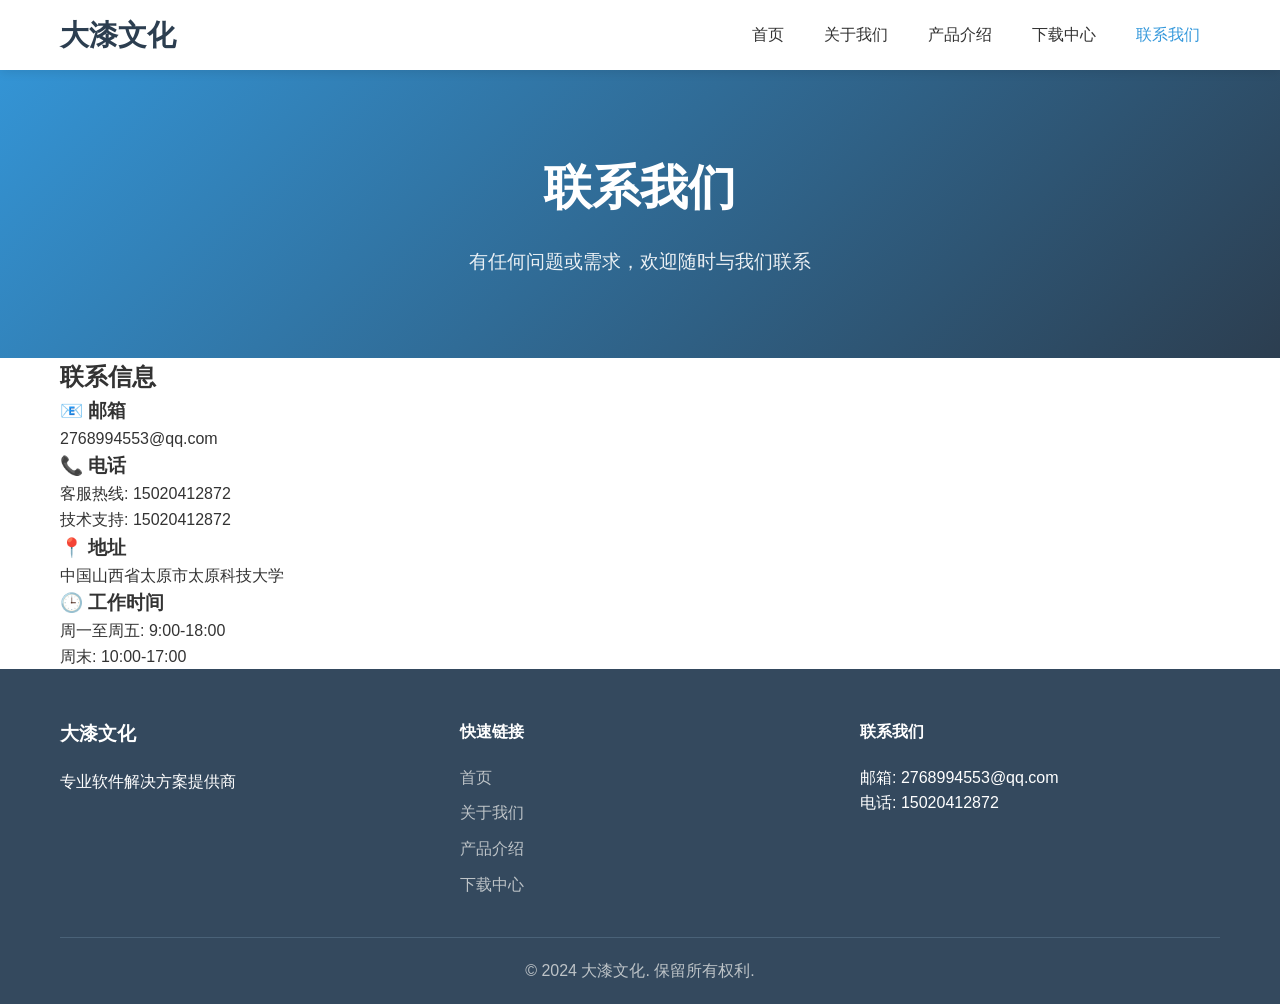
<file: 大漆文化网站/contact.html>
<!DOCTYPE html>
<html lang="zh-CN">
<head>
    <meta charset="UTF-8">
    <meta name="viewport" content="width=device-width, initial-scale=1.0">
    <title>联系我们 - 大漆文化</title>
    <link rel="stylesheet" href="css/style.css">
    <link rel="stylesheet" href="css/responsive.css">
</head>
<body>
    <nav class="navbar">
        <div class="nav-container">
            <div class="nav-logo">
                <h2><a href="index.html" style="text-decoration: none; color: inherit;">大漆文化</a></h2>
            </div>
            <ul class="nav-menu">
                <li><a href="index.html" class="nav-link">首页</a></li>
                <li><a href="about.html" class="nav-link">关于我们</a></li>
                <li><a href="products.html" class="nav-link">产品介绍</a></li>
                <li><a href="download.html" class="nav-link">下载中心</a></li>
                <li><a href="contact.html" class="nav-link active">联系我们</a></li>
            </ul>
            <div class="hamburger">
                <span></span>
                <span></span>
                <span></span>
            </div>
        </div>
    </nav>

    <section class="page-hero">
        <div class="container">
            <h1>联系我们</h1>
            <p>有任何问题或需求，欢迎随时与我们联系</p>
        </div>
    </section>

    <section class="contact-section">
        <div class="container">
            <div class="contact-grid">
                <div class="contact-info">
                    <h2>联系信息</h2>
                    <div class="contact-item">
                        <h3>📧 邮箱</h3>
                        <p>2768994553@qq.com</p>

                    </div>
                    <div class="contact-item">
                        <h3>📞 电话</h3>
                        <p>客服热线: 15020412872</p>
                        <p>技术支持: 15020412872</p>
                    </div>
                    <div class="contact-item">
                        <h3>📍 地址</h3>
                        <p>中国山西省太原市太原科技大学</p>
                    </div>
                    <div class="contact-item">
                        <h3>🕒 工作时间</h3>
                        <p>周一至周五: 9:00-18:00</p>
                        <p>周末: 10:00-17:00</p>
                    </div>
                </div>
                
              
            </div>
        </div>
    </section>

    <footer class="footer">
        <div class="container">
            <div class="footer-content">
                <div class="footer-section">
                    <h3>大漆文化</h3>
                    <p>专业软件解决方案提供商</p>
                </div>
                <div class="footer-section">
                    <h4>快速链接</h4>
                    <ul>
                        <li><a href="index.html">首页</a></li>
                        <li><a href="about.html">关于我们</a></li>
                        <li><a href="products.html">产品介绍</a></li>
                        <li><a href="download.html">下载中心</a></li>
                    </ul>
                </div>
                <div class="footer-section">
                    <h4>联系我们</h4>
                    <p>邮箱: 2768994553@qq.com</p>
                    <p>电话: 15020412872</p>
                </div>
            </div>
            <div class="footer-bottom">
                <p>&copy; 2024 大漆文化. 保留所有权利.</p>
            </div>
        </div>
    </footer>

    <script src="js/main.js"></script>
</body>
</html>
</file>
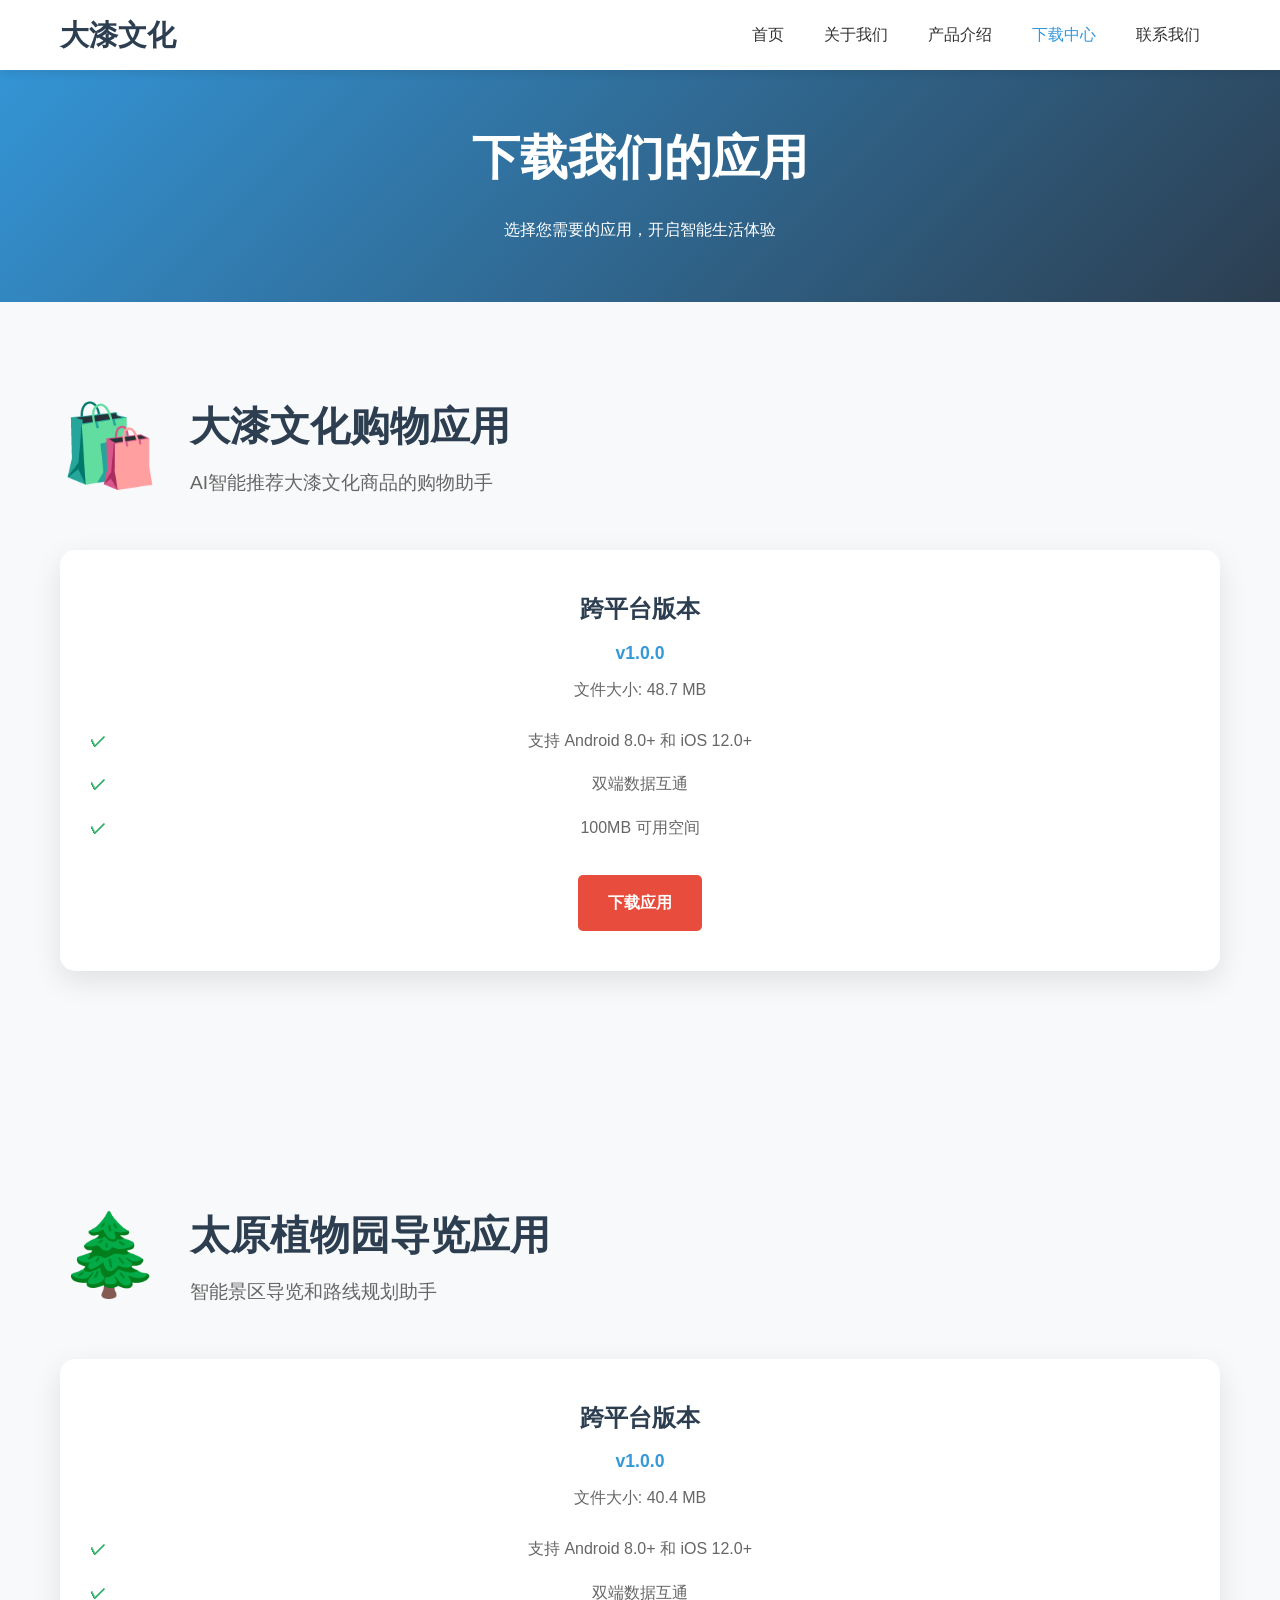
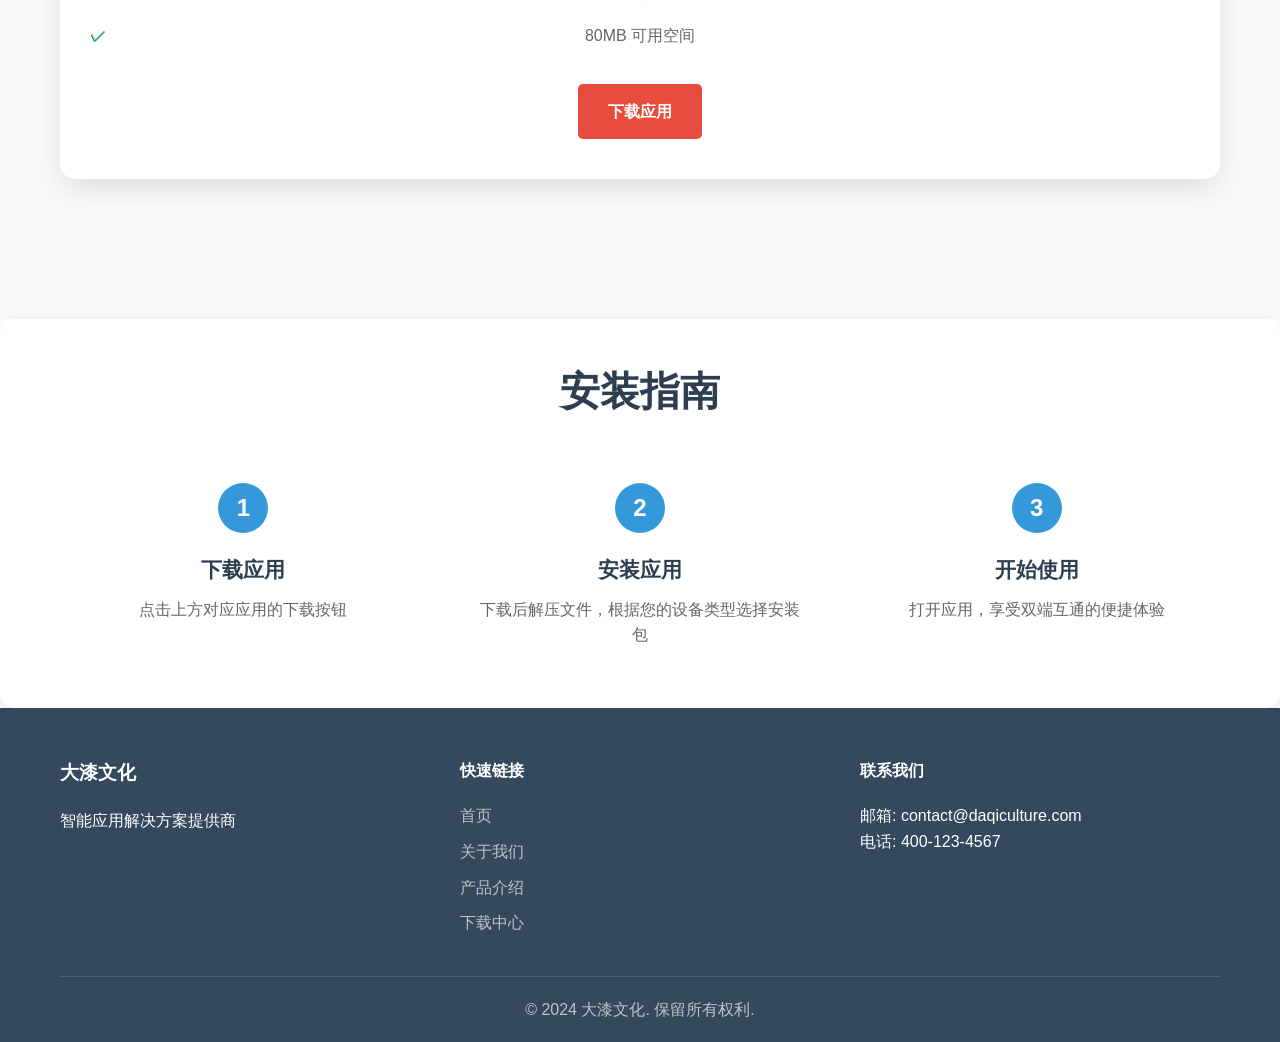
<file: 大漆文化网站/download.html>
<!DOCTYPE html>
<html lang="zh-CN">
<head>
    <meta charset="UTF-8">
    <meta name="viewport" content="width=device-width, initial-scale=1.0">
    <title>下载中心 - 大漆文化</title>
    <link rel="stylesheet" href="css/style.css">
    <link rel="stylesheet" href="css/responsive.css">
</head>
<body>
    <nav class="navbar">
        <div class="nav-container">
            <div class="nav-logo">
                <h2><a href="index.html" style="text-decoration: none; color: inherit;">大漆文化</a></h2>
            </div>
            <ul class="nav-menu">
                <li><a href="index.html" class="nav-link">首页</a></li>
                <li><a href="about.html" class="nav-link">关于我们</a></li>
                <li><a href="products.html" class="nav-link">产品介绍</a></li>
                <li><a href="download.html" class="nav-link active">下载中心</a></li>
                <li><a href="contact.html" class="nav-link">联系我们</a></li>
            </ul>
            <div class="hamburger">
                <span></span>
                <span></span>
                <span></span>
            </div>
        </div>
    </nav>

    <section class="download-hero">
        <div class="container">
            <h1>下载我们的应用</h1>
            <p>选择您需要的应用，开启智能生活体验</p>
        </div>
    </section>

    <!-- 大漆文化购物应用下载 -->
    <section class="download-section" id="shopping">
        <div class="container">
            <div class="app-header">
                <div class="app-icon">🛍️</div>
                <div class="app-info">
                    <h2>大漆文化购物应用</h2>
                    <p class="app-description">AI智能推荐大漆文化商品的购物助手</p>
                </div>
            </div>

            <div class="download-options">
                <div class="download-card universal-download">
                    <h3>跨平台版本</h3>
                    <p class="version">v1.0.0</p>
                    <p class="file-size">文件大小: 48.7 MB</p>
                    <ul class="requirements">
                        <li>支持 Android 8.0+ 和 iOS 12.0+</li>
                        <li>双端数据互通</li>
                        <li>100MB 可用空间</li>
                    </ul>
                    <a href="downloads/shopping-app-universal-v1.0.zip" class="btn-download" onclick="trackDownload('1.0.0', 'universal-shopping')" download="大漆文化购物.zip">
                        下载应用
                    </a>
                </div>
            </div>
        </div>
    </section>

    <!-- 太原植物园导览应用下载 -->
    <section class="download-section" id="park">
        <div class="container">
            <div class="app-header">
                <div class="app-icon">🌲</div>
                <div class="app-info">
                    <h2>太原植物园导览应用</h2>
                    <p class="app-description">智能景区导览和路线规划助手</p>
                </div>
            </div>

            <div class="download-options">
                <div class="download-card universal-download">
                    <h3>跨平台版本</h3>
                    <p class="version">v1.0.0</p>
                    <p class="file-size">文件大小: 40.4 MB</p>
                    <ul class="requirements">
                        <li>支持 Android 8.0+ 和 iOS 12.0+</li>
                        <li>双端数据互通</li>
                        <li>80MB 可用空间</li>
                    </ul>
                    <a href="downloads/park-app-universal-v1.0.zip" class="btn-download" onclick="trackDownload('1.0.0', 'universal-park')" download="太原森林公园导览.zip">
                        下载应用
                    </a>
                </div>
            </div>
        </div>
    </section>

    <!-- 安装指南 -->
    <section class="installation-guide">
        <div class="container">
            <h2>安装指南</h2>
            <div class="guide-steps">
                <div class="step">
                    <span class="step-number">1</span>
                    <h3>下载应用</h3>
                    <p>点击上方对应应用的下载按钮</p>
                </div>
                <div class="step">
                    <span class="step-number">2</span>
                    <h3>安装应用</h3>
                    <p>下载后解压文件，根据您的设备类型选择安装包</p>
                </div>
                <div class="step">
                    <span class="step-number">3</span>
                    <h3>开始使用</h3>
                    <p>打开应用，享受双端互通的便捷体验</p>
                </div>
            </div>
        </div>
    </section>

    <footer class="footer">
        <div class="container">
            <div class="footer-content">
                <div class="footer-section">
                    <h3>大漆文化</h3>
                    <p>智能应用解决方案提供商</p>
                </div>
                <div class="footer-section">
                    <h4>快速链接</h4>
                    <ul>
                        <li><a href="index.html">首页</a></li>
                        <li><a href="about.html">关于我们</a></li>
                        <li><a href="products.html">产品介绍</a></li>
                        <li><a href="download.html">下载中心</a></li>
                    </ul>
                </div>
                <div class="footer-section">
                    <h4>联系我们</h4>
                    <p>邮箱: contact@daqiculture.com</p>
                    <p>电话: 400-123-4567</p>
                </div>
            </div>
            <div class="footer-bottom">
                <p>&copy; 2024 大漆文化. 保留所有权利.</p>
            </div>
        </div>
    </footer>

    <script src="js/main.js"></script>
    <script src="js/download.js"></script>
</body>
</html>
</file>
<file: 大漆文化网站/css/style.css>
/* 基础样式重置 */
* {
    margin: 0;
    padding: 0;
    box-sizing: border-box;
}

body {
    font-family: 'Microsoft YaHei', 'Segoe UI', sans-serif;
    line-height: 1.6;
    color: #333;
}

.container {
    max-width: 1200px;
    margin: 0 auto;
    padding: 0 20px;
}

/* 导航栏样式 */
.navbar {
    background: #fff;
    box-shadow: 0 2px 10px rgba(0,0,0,0.1);
    position: fixed;
    width: 100%;
    top: 0;
    z-index: 1000;
}

.nav-container {
    max-width: 1200px;
    margin: 0 auto;
    padding: 0 20px;
    display: flex;
    justify-content: space-between;
    align-items: center;
    height: 70px;
}

.nav-logo h2 {
    color: #2c3e50;
    font-size: 1.8rem;
}

.nav-menu {
    display: flex;
    list-style: none;
}

.nav-link {
    text-decoration: none;
    color: #333;
    padding: 10px 20px;
    transition: color 0.3s;
}

.nav-link:hover, .nav-link.active {
    color: #3498db;
}

.hamburger {
    display: none;
    flex-direction: column;
    cursor: pointer;
}

.hamburger span {
    width: 25px;
    height: 3px;
    background: #333;
    margin: 3px 0;
    transition: 0.3s;
}

/* 英雄区域 */
.hero {
    background: linear-gradient(135deg, #667eea 0%, #764ba2 100%);
    color: white;
    padding: 150px 0 100px;
    display: flex;
    align-items: center;
    min-height: 80vh;
}

.hero-content {
    flex: 1;
    padding: 0 40px;
}

.hero-content h1 {
    font-size: 3rem;
    margin-bottom: 20px;
}

.hero-content p {
    font-size: 1.2rem;
    margin-bottom: 30px;
    opacity: 0.9;
}

.hero-buttons {
    display: flex;
    gap: 20px;
}

.btn-primary, .btn-secondary {
    padding: 12px 30px;
    border-radius: 5px;
    text-decoration: none;
    font-weight: bold;
    transition: all 0.3s;
}

.btn-primary {
    background: #e74c3c;
    color: white;
}

.btn-primary:hover {
    background: #c0392b;
    transform: translateY(-2px);
}

.btn-secondary {
    background: transparent;
    color: white;
    border: 2px solid white;
}

.btn-secondary:hover {
    background: white;
    color: #333;
}

.hero-image {
    flex: 1;
    text-align: center;
}

.hero-image img {
    max-width: 100%;
    height: auto;
    border-radius: 10px;
}

/* 产品特色 */
.features {
    padding: 100px 0;
    background: #f8f9fa;
}

.features h2 {
    text-align: center;
    font-size: 2.5rem;
    margin-bottom: 50px;
    color: #2c3e50;
}

.features-grid {
    display: grid;
    grid-template-columns: repeat(auto-fit, minmax(250px, 1fr));
    gap: 30px;
}

.feature-card {
    background: white;
    padding: 40px 30px;
    border-radius: 10px;
    text-align: center;
    box-shadow: 0 5px 15px rgba(0,0,0,0.1);
    transition: transform 0.3s;
}

.feature-card:hover {
    transform: translateY(-5px);
}

.feature-icon {
    font-size: 3rem;
    margin-bottom: 20px;
}

.feature-card h3 {
    font-size: 1.5rem;
    margin-bottom: 15px;
    color: #2c3e50;
}

.feature-card p {
    color: #666;
    line-height: 1.6;
}

/* 下载引导 */
.download-cta {
    background: #2c3e50;
    color: white;
    padding: 80px 0;
    text-align: center;
}

.download-cta h2 {
    font-size: 2.5rem;
    margin-bottom: 20px;
}

.download-cta p {
    font-size: 1.2rem;
    margin-bottom: 30px;
    opacity: 0.9;
}

.btn-large {
    background: #e74c3c;
    color: white;
    padding: 15px 40px;
    border-radius: 5px;
    text-decoration: none;
    font-size: 1.1rem;
    font-weight: bold;
    transition: all 0.3s;
}

.btn-large:hover {
    background: #c0392b;
    transform: translateY(-2px);
}

/* 页脚 */
.footer {
    background: #34495e;
    color: white;
    padding: 50px 0 20px;
}

.footer-content {
    display: grid;
    grid-template-columns: repeat(auto-fit, minmax(250px, 1fr));
    gap: 40px;
    margin-bottom: 30px;
}

.footer-section h3, .footer-section h4 {
    margin-bottom: 20px;
}

.footer-section ul {
    list-style: none;
}

.footer-section ul li {
    margin-bottom: 10px;
}

.footer-section a {
    color: #bdc3c7;
    text-decoration: none;
    transition: color 0.3s;
}

.footer-section a:hover {
    color: white;
}

.footer-bottom {
    text-align: center;
    padding-top: 20px;
    border-top: 1px solid #4a6278;
    color: #bdc3c7;
}

/* 新增页面样式 */
.page-hero {
    background: linear-gradient(135deg, #3498db 0%, #2c3e50 100%);
    color: white;
    padding: 150px 0 80px;
text-align: center;
}

.page-hero h1 {
    font-size: 3rem;
    margin-bottom: 20px;
}

.page-hero p {
    font-size: 1.2rem;
    opacity: 0.9;
}

/* 关于我们页面 */
.about-content {
    padding: 80px 0;
}

.about-grid {
    display: grid;
    grid-template-columns: 1fr 1fr;
    gap: 60px;
    align-items: center;
}

.about-text h2 {
    color: #2c3e50;
    margin-bottom: 20px;
    font-size: 2rem;
}

.about-text p {
    margin-bottom: 30px;
    line-height: 1.8;
    color: #555;
}

.about-text ul {
    list-style: none;
    margin-bottom: 30px;
}

.about-text li {
    margin-bottom: 15px;
    padding-left: 25px;
    position: relative;
}

.about-text li:before {
    content: "✓";
    color: #27ae60;
    position: absolute;
    left: 0;
    font-weight: bold;
}

.about-image img {
    width: 100%;
    border-radius: 10px;
    box-shadow: 0 10px 30px rgba(0,0,0,0.1);
}

/* 产品介绍页面 */
.products-section {
    padding: 80px 0;
    background: #f8f9fa;
}

.products-showcase {
    padding: 80px 0;
    background: #f8f9fa;
}

.products-showcase h2 {
    text-align: center;
    font-size: 2.5rem;
    margin-bottom: 50px;
    color: #2c3e50;
}

.products-grid {
    display: grid;
    grid-template-columns: repeat(auto-fit, minmax(350px, 1fr));
    gap: 40px;
    max-width: 800px;
    margin: 0 auto;
}

.product-card {
    background: white;
    padding: 40px 30px;
    border-radius: 15px;
    text-align: center;
    box-shadow: 0 10px 30px rgba(0,0,0,0.1);
    transition: transform 0.3s;
}

.product-card:hover {
    transform: translateY(-5px);
}

.product-icon {
    font-size: 4rem;
    margin-bottom: 20px;
}

.product-card h3 {
    font-size: 1.8rem;
    margin-bottom: 15px;
    color: #2c3e50;
}

.product-description {
    color: #666;
    line-height: 1.6;
    margin-bottom: 25px;
}

.product-features {
    display: flex;
    justify-content: center;
    gap: 10px;
    margin-bottom: 30px;
    flex-wrap: wrap;
}

.feature-tag {
    background: #e8f4fd;
    color: #3498db;
    padding: 5px 12px;
    border-radius: 20px;
    font-size: 0.9rem;
    font-weight: 500;
}

.btn-product {
    background: #27ae60;
    color: white;
    padding: 12px 30px;
    border-radius: 5px;
    text-decoration: none;
    font-weight: bold;
    transition: all 0.3s;
    display: inline-block;
}

.btn-product:hover {
    background: #219653;
    transform: translateY(-2px);
}

/* 技术优势 */
.tech-advantages {
    padding: 80px 0;
}

.tech-advantages h2 {
    text-align: center;
    font-size: 2.5rem;
    margin-bottom: 50px;
    color: #2c3e50;
}

.advantages-grid {
    display: grid;
    grid-template-columns: repeat(auto-fit, minmax(250px, 1fr));
    gap: 30px;
}

.advantage-card {
    background: white;
    padding: 40px 30px;
    border-radius: 10px;
    text-align: center;
    box-shadow: 0 5px 15px rgba(0,0,0,0.1);
    transition: transform 0.3s;
}

.advantage-card:hover {
    transform: translateY(-5px);
}

.advantage-icon {
    font-size: 3rem;
    margin-bottom: 20px;
}

.advantage-card h3 {
    font-size: 1.5rem;
    margin-bottom: 15px;
    color: #2c3e50;
}

.advantage-card p {
    color: #666;
    line-height: 1.6;
}

/* 产品详情页面样式 */
.product-detail {
    padding: 80px 0;
}

.product-detail.product-alt {
    background: #f8f9fa;
}

.product-header {
    text-align: center;
    margin-bottom: 60px;
}

.product-badge {
    font-size: 5rem;
    margin-bottom: 20px;
}

.product-header h2 {
    font-size: 2.5rem;
    margin-bottom: 15px;
    color: #2c3e50;
}

.product-subtitle {
    font-size: 1.2rem;
    color: #666;
}

.product-content {
    display: grid;
    grid-template-columns: 1fr 1fr;
    gap: 60px;
    align-items: center;
}

.product-features h3 {
    color: #2c3e50;
    margin-bottom: 30px;
    font-size: 1.8rem;
}

.features-list {
    display: grid;
    gap: 25px;
}

.feature-item {
    background: white;
    padding: 25px;
    border-radius: 8px;
    box-shadow: 0 5px 15px rgba(0,0,0,0.08);
}

.feature-item h4 {
    color: #2c3e50;
    margin-bottom: 10px;
    font-size: 1.2rem;
}

.feature-item p {
    color: #666;
    line-height: 1.6;
}

.product-screenshot img {
    width: 100%;
    border-radius: 10px;
    box-shadow: 0 15px 35px rgba(0,0,0,0.15);
}

/* 技术特点 */
.tech-specs {
    padding: 90px 0;
    background: #f8f9fa;
}

.tech-specs-header {
    text-align: center;
    margin-bottom: 50px;
}

.tech-specs-header h2 {
    font-size: 2.5rem;
    color: #2c3e50;
    margin-bottom: 15px;
}

.tech-specs-header p {
    color: #666;
    max-width: 720px;
    margin: 0 auto;
    font-size: 1.1rem;
    line-height: 1.7;
}

.specs-grid {
    display: grid;
    grid-template-columns: repeat(auto-fit, minmax(280px, 1fr));
    gap: 30px;
}

.spec-card {
    --accent: #3498db;
    background: white;
    border-radius: 14px;
    padding: 30px;
    border: 1px solid rgba(52, 152, 219, 0.12);
    box-shadow: 0 10px 28px rgba(0,0,0,0.08);
    position: relative;
    overflow: hidden;
    transition: transform 0.25s ease, box-shadow 0.25s ease;
}

.spec-card::after {
    content: "";
    position: absolute;
    left: 0;
    right: 0;
    top: 0;
    height: 4px;
    background: var(--accent);
}

.spec-card:hover {
    transform: translateY(-4px);
    box-shadow: 0 14px 34px rgba(0,0,0,0.12);
}

.spec-card-header {
    display: flex;
    gap: 14px;
    align-items: flex-start;
    margin-bottom: 18px;
}

.spec-icon {
    width: 46px;
    height: 46px;
    border-radius: 12px;
    display: flex;
    align-items: center;
    justify-content: center;
    font-size: 1.6rem;
    flex: 0 0 46px;
}

.spec-title h3 {
    font-size: 1.5rem;
    color: #2c3e50;
    margin: 0;
}

.spec-title p {
    margin-top: 6px;
    color: #666;
    font-size: 0.98rem;
    line-height: 1.6;
}

.spec-list {
    list-style: none;
    margin: 0;
    padding: 0;
    display: grid;
    gap: 10px;
}

.spec-list li {
    padding-left: 22px;
    position: relative;
    color: #555;
    line-height: 1.7;
}

.spec-list li::before {
    content: "✓";
    position: absolute;
    left: 0;
    top: 0;
    color: var(--accent);
    font-weight: bold;
}

.spec-ai {
    --accent: #8e44ad;
    border-color: rgba(142, 68, 173, 0.18);
}

.spec-ai .spec-icon {
    background: rgba(142, 68, 173, 0.14);
}

.spec-mobile {
    --accent: #27ae60;
    border-color: rgba(39, 174, 96, 0.18);
}

.spec-mobile .spec-icon {
    background: rgba(39, 174, 96, 0.14);
}

.spec-security {
    --accent: #e67e22;
    border-color: rgba(230, 126, 34, 0.18);
}

.spec-security .spec-icon {
    background: rgba(230, 126, 34, 0.14);
}

/* 下载页面应用头部 */
.app-header {
    display: flex;
    align-items: center;
    gap: 30px;
    margin-bottom: 40px;
}

.app-icon {
    font-size: 5rem;
}

.app-info h2 {
    font-size: 2.5rem;
    margin-bottom: 10px;
    color: #2c3e50;
}

.app-description {
    font-size: 1.2rem;
    color: #666;
}

.download-options {
    display: grid;
    grid-template-columns: repeat(auto-fit, minmax(300px, 1fr));
    gap: 30px;
    margin-bottom: 60px;
}

.download-card {
    background: white;
    padding: 40px 30px;
    border-radius: 10px;
    text-align: center;
    box-shadow: 0 5px 20px rgba(0,0,0,0.1);
    transition: transform 0.3s;
}

.download-card:hover {
    transform: translateY(-5px);
}

.os-icon {
    font-size: 4rem;
    margin-bottom: 20px;
}

.download-card h3 {
    color: #2c3e50;
    margin-bottom: 10px;
    font-size: 1.5rem;
}

.version {
    color: #3498db;
    font-weight: bold;
    margin-bottom: 10px;
}

.file-size {
    color: #666;
    margin-bottom: 20px;
}

.requirements {
    list-style: none;
    margin-bottom: 25px;
}

.requirements li {
    color: #555;
    margin-bottom: 8px;
    padding-left: 20px;
    position: relative;
}

.requirements li:before {
    content: "✓";
    color: #27ae60;
    position: absolute;
    left: 0;
    font-weight: bold;
}

.btn-download {
    background: #e74c3c;
    color: white;
    padding: 12px 30px;
    border-radius: 5px;
    text-decoration: none;
    font-weight: bold;
    transition: all 0.3s;
    display: inline-block;
}

.btn-download:hover {
    background: #c0392b;
    transform: translateY(-2px);
}

.installation-guide h2 {
    text-align: center;
    color: #2c3e50;
    font-size: 2.5rem;
    margin-bottom: 50px;
}

.guide-steps {
    display: grid;
    grid-template-columns: repeat(auto-fit, minmax(250px, 1fr));
    gap: 30px;
}

.step {
    text-align: center;
    padding: 30px;
}

.step-number {
    display: inline-block;
    width: 50px;
    height: 50px;
    background: #3498db;
    color: white;
    border-radius: 50%;
    line-height: 50px;
    font-size: 1.5rem;
    font-weight: bold;
    margin-bottom: 20px;
}

.step h3 {
    color: #2c3e50;
    margin-bottom: 15px;
    font-size: 1.3rem;
}

.step p {
    color: #666;
    line-height: 1.6;
}
</file>
<file: 大漆文化网站/css/responsive.css>
/* 响应式设计 */
@media (max-width: 768px) {
    .hamburger {
        display: flex;
    }
    
    .nav-menu {
        position: fixed;
        left: -100%;
        top: 70px;
        flex-direction: column;
        background-color: white;
        width: 100%;
        text-align: center;
        transition: 0.3s;
        box-shadow: 0 10px 27px rgba(0,0,0,0.05);
    }
    
    .nav-menu.active {
        left: 0;
    }
    
    .nav-link {
        padding: 1rem;
        display: block;
    }
    
    .hero {
        flex-direction: column;
        text-align: center;
        padding: 120px 0 60px;
    }
    
    .hero-content {
        padding: 0 20px;
    }
    
    .hero-content h1 {
        font-size: 2rem;
    }
    
    .hero-buttons {
        justify-content: center;
        flex-wrap: wrap;
    }
    
    .features h2 {
        font-size: 2rem;
    }
    
    .download-cta h2 {
        font-size: 2rem;
    }

    .product-content {
        grid-template-columns: 1fr;
        gap: 35px;
    }

    .tech-specs {
        padding: 70px 0;
    }

    .tech-specs-header h2 {
        font-size: 2.1rem;
    }
}

@media (max-width: 480px) {
    .container {
        padding: 0 15px;
    }
    
    .hero-content h1 {
        font-size: 1.8rem;
    }
    
    .features-grid {
        grid-template-columns: 1fr;
    }
    
    .btn-primary, .btn-secondary {
        padding: 10px 20px;
        font-size: 0.9rem;
    }

    .spec-card {
        padding: 24px;
    }

    .spec-card-header {
        gap: 12px;
    }

    .spec-title h3 {
        font-size: 1.35rem;
    }
}
</file>
